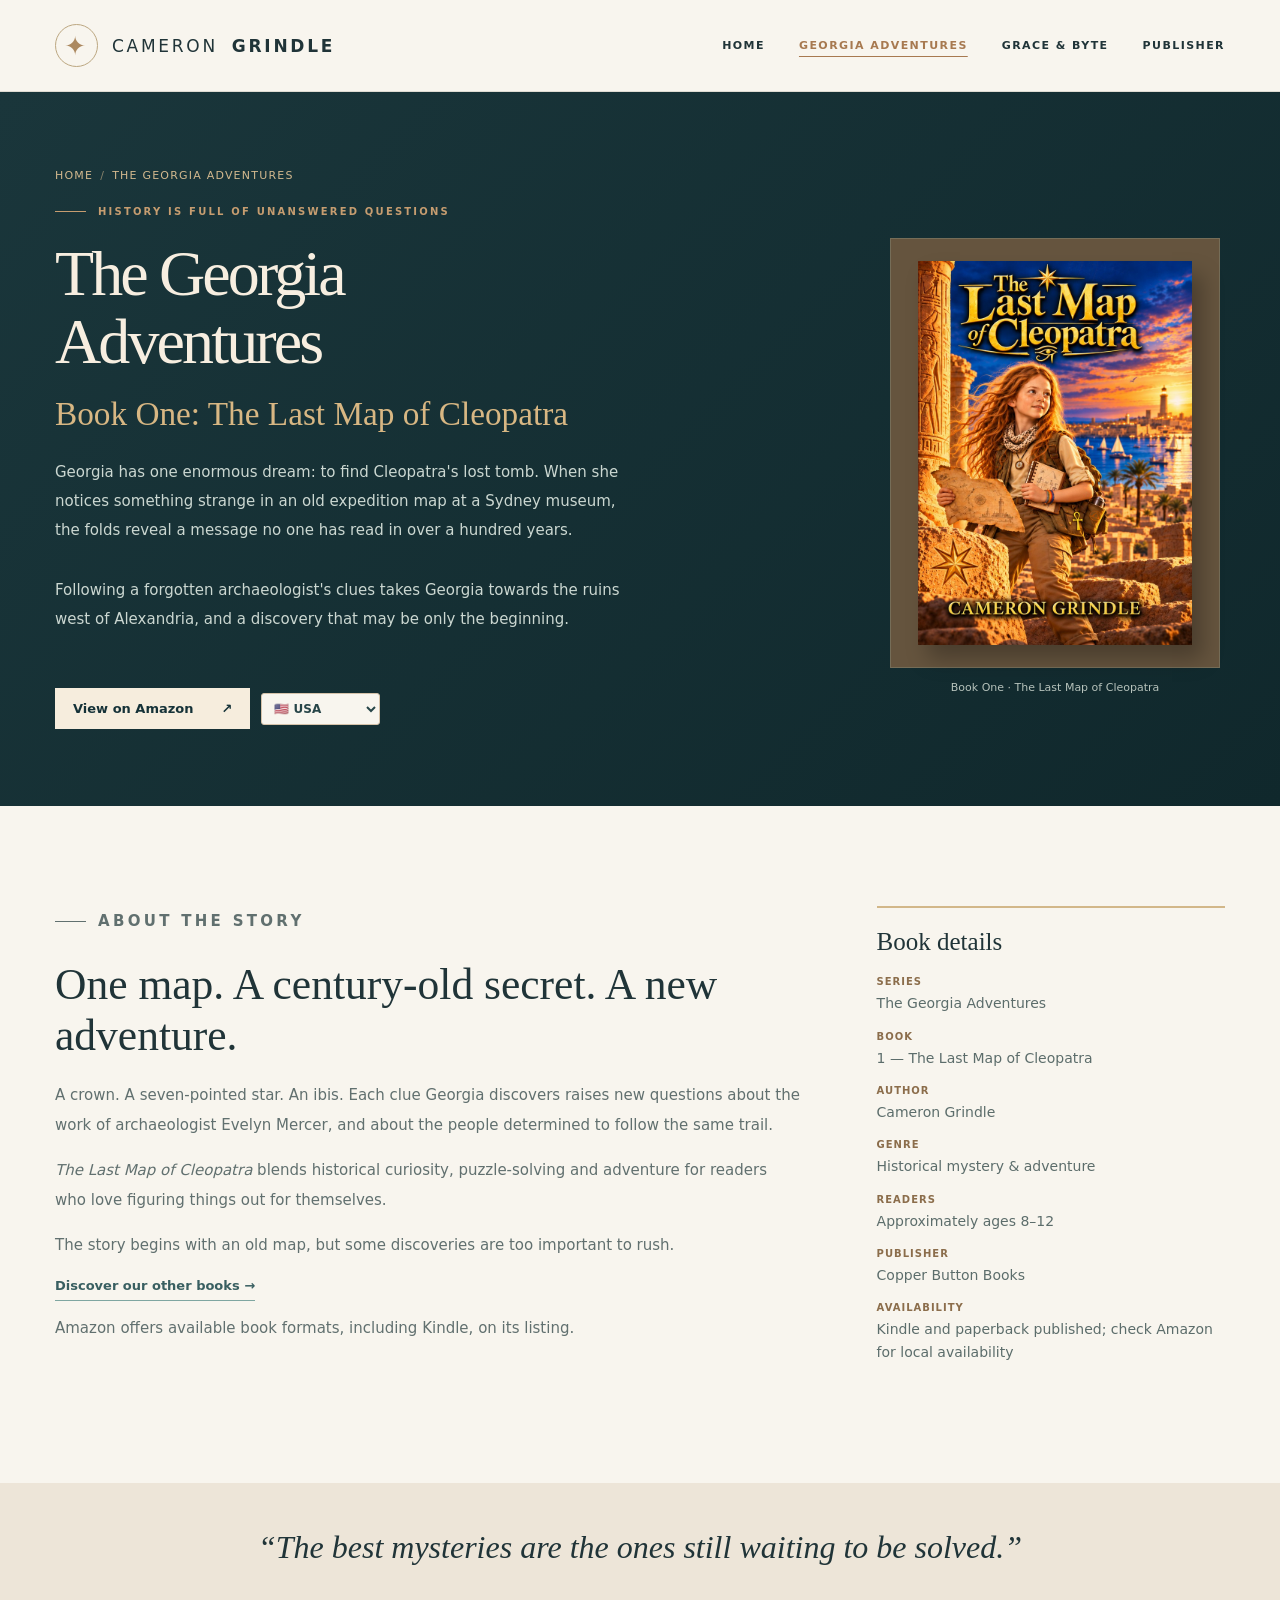
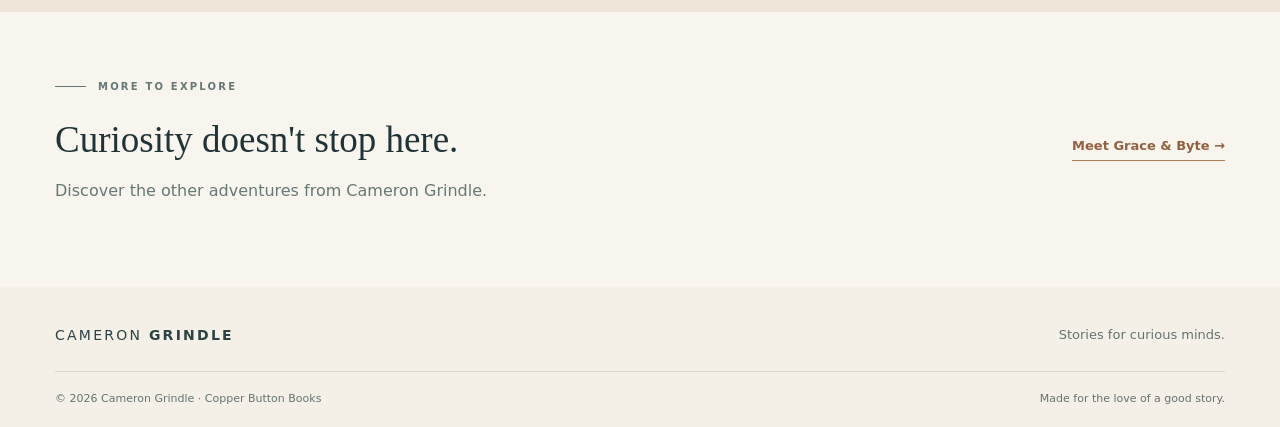
<file: georgia-adventures.html>
<!doctype html>
<html lang="en-AU">
<head>
<meta charset="utf-8">
<meta name="viewport" content="width=device-width, initial-scale=1">
<meta name="theme-color" content="#172f32">
<meta name="description" content="Discover The Georgia Adventures by Cameron Grindle. Begin with The Last Map of Cleopatra, a mystery of forgotten maps, ancient clues and the courage to explore.">
<meta property="og:type" content="website">
<meta property="og:title" content="The Georgia Adventures — Cameron Grindle">
<meta property="og:description" content="Discover The Georgia Adventures by Cameron Grindle. Begin with The Last Map of Cleopatra, a mystery of forgotten maps, ancient clues and the courage to explore.">
<title>The Georgia Adventures | Cameron Grindle</title>
<link rel="stylesheet" href="style.css">
</head><body>
<a class="skip" href="#main">Skip to content</a>
<header class="site-header"><div class="shell header"><a class="brand" href="index.html" aria-label="Cameron Grindle home"><span class="brand-mark" aria-hidden="true">✦</span>CAMERON <strong>GRINDLE</strong></a>
<nav class="nav" aria-label="Main navigation"><a href="index.html">Home</a><a href="georgia-adventures.html" aria-current="page">Georgia Adventures</a><a href="grace-and-byte.html" >Grace &amp; Byte</a><a href="index.html#publisher">Publisher</a></nav></div></header>
<main id="main"><section class="series-hero"><div class="shell"><div class="crumbs"><a href="index.html">Home</a><span>/</span>The Georgia Adventures</div><div class="series-hero-inner"><div><p class="eyebrow">History is full of unanswered questions</p><h1>The Georgia<br>Adventures</h1><h2>Book One: The Last Map of Cleopatra</h2><p>Georgia has one enormous dream: to find Cleopatra's lost tomb. When she notices something strange in an old expedition map at a Sydney museum, the folds reveal a message no one has read in over a hundred years.</p><p>Following a forgotten archaeologist's clues takes Georgia towards the ruins west of Alexandria, and a discovery that may be only the beginning.</p>
<div class="amazon-inline amazon-inline-dark">
<a class="btn" data-amazon-format="paperback" href="https://www.amazon.com.au/dp/1763934322" target="_blank" rel="noopener noreferrer">View on Amazon <span aria-hidden="true">↗</span></a>
<label for="amazon-store-georgia" class="sr-only">Choose Amazon store</label>
<select id="amazon-store-georgia" data-amazon-store aria-label="Choose Amazon marketplace"><option value="AU">🇦🇺 Australia</option><option value="US">🇺🇸 USA</option></select>
</div></div>
<figure><div class="series-art warm"><img src="The_Last_Map_of_Cleopatra_Corrected_Front_Cover_Web.jpg" alt="The Last Map of Cleopatra original published cover" onload="this.parentElement.classList.add('image-ready')" onerror="const container=this.parentElement;this.remove();container.querySelector('.fake-cover').style.display='flex'"><div class="fake-cover egypt-cover"><span class="cover-kicker">THE GEORGIA ADVENTURES · BOOK ONE</span><div class="pyramids" aria-hidden="true"></div><span class="cover-title">THE LAST MAP<br>OF <i>CLEOPATRA</i></span><span class="cover-author">CAMERON GRINDLE</span></div></div><figcaption>Book One · The Last Map of Cleopatra</figcaption></figure>
</div></div></section>
<section class="section shell series-main"><article><p class="eyebrow">About the story</p><h2>One map. A century-old secret. A new adventure.</h2><p>A crown. A seven-pointed star. An ibis. Each clue Georgia discovers raises new questions about the work of archaeologist Evelyn Mercer, and about the people determined to follow the same trail.</p><p><em>The Last Map of Cleopatra</em> blends historical curiosity, puzzle-solving and adventure for readers who love figuring things out for themselves.</p><p>The story begins with an old map, but some discoveries are too important to rush.</p><div class="card-links"><a class="action-link secondary" href="index.html#books">Discover our other books →</a></div><p class="tiny-note">Amazon offers available book formats, including Kindle, on its listing.</p></article>
<aside><h3>Book details</h3><dl><dt>Series</dt><dd>The Georgia Adventures</dd><dt>Book</dt><dd>1 — The Last Map of Cleopatra</dd><dt>Author</dt><dd>Cameron Grindle</dd><dt>Genre</dt><dd>Historical mystery &amp; adventure</dd><dt>Readers</dt><dd>Approximately ages 8–12</dd><dt>Publisher</dt><dd>Copper Button Books</dd><dt>Availability</dt><dd>Kindle and paperback published; check Amazon for local availability</dd></dl></aside></section>
<div class="series-quote">“The best mysteries are the ones still waiting to be solved.”</div>
<section class="shell next-up"><div><p class="eyebrow">More to explore</p><h2>Curiosity doesn't stop here.</h2><p>Discover the other adventures from Cameron Grindle.</p></div><a class="action-link" href="grace-and-byte.html">Meet Grace &amp; Byte →</a></section></main><footer class="footer"><div class="shell"><div class="footer-main"><a class="footer-brand" href="index.html">CAMERON <strong>GRINDLE</strong></a><span>Stories for curious minds.</span></div><div class="footer-bottom"><span>© <span id="year">2026</span> Cameron Grindle · Copper Button Books</span><span>Made for the love of a good story.</span></div></div></footer><script>document.getElementById('year').textContent=new Date().getFullYear();</script><script src="amazon-links.js" defer></script></body></html>
</file>
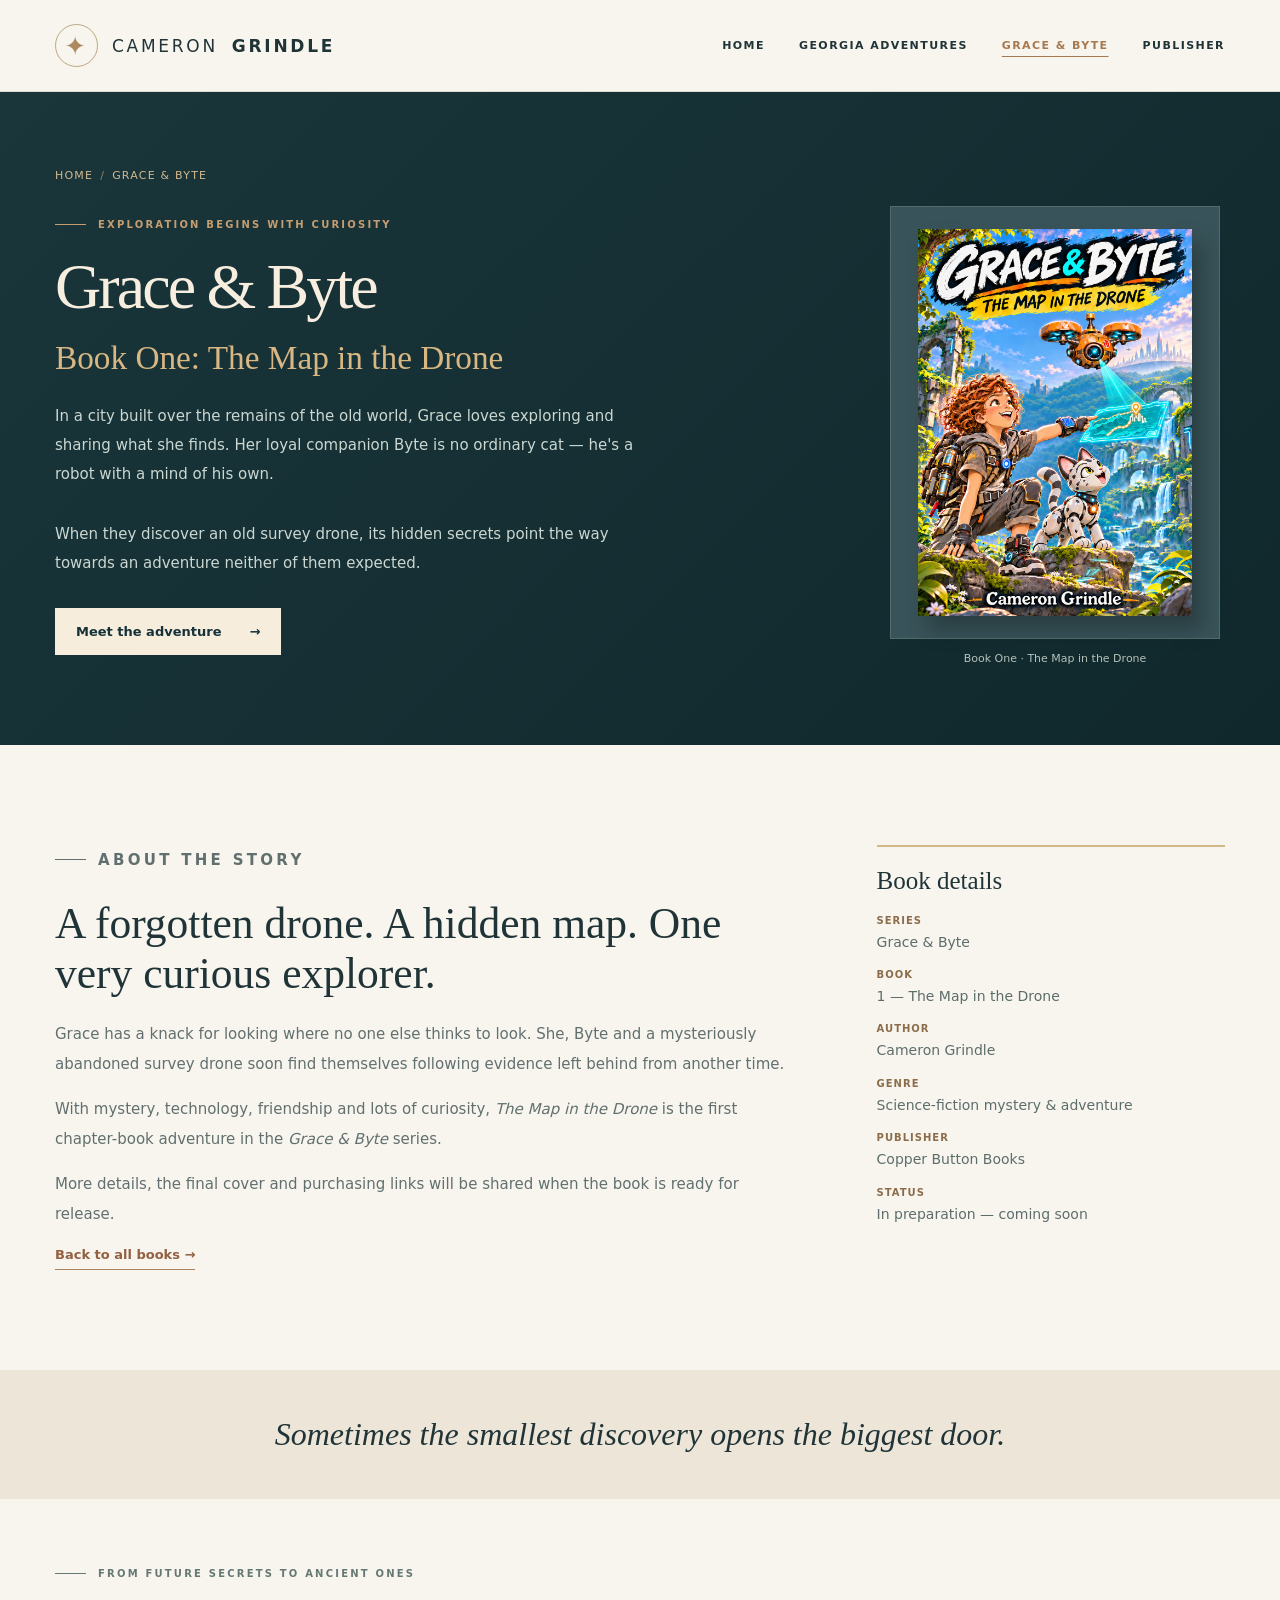
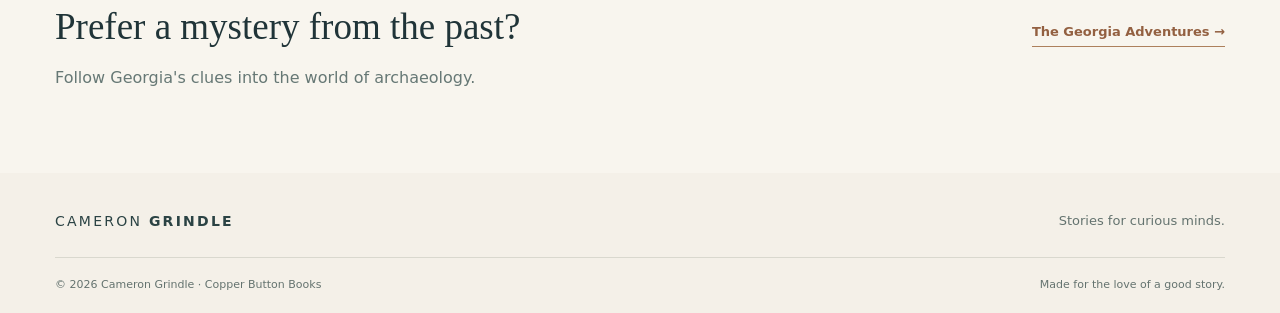
<file: grace-and-byte.html>
<!doctype html>
<html lang="en-AU">
<head>
<meta charset="utf-8">
<meta name="viewport" content="width=device-width, initial-scale=1">
<meta name="theme-color" content="#172f32">
<meta name="description" content="Discover Grace & Byte by Cameron Grindle. Begin with The Map in the Drone, a science-fiction mystery featuring a curious explorer, a robot cat and a forgotten drone.">
<meta property="og:type" content="website">
<meta property="og:title" content="Grace & Byte — Cameron Grindle">
<meta property="og:description" content="Discover Grace & Byte by Cameron Grindle. Begin with The Map in the Drone, a science-fiction mystery featuring a curious explorer, a robot cat and a forgotten drone.">
<title>Grace & Byte | Cameron Grindle</title>
<link rel="stylesheet" href="style.css">
</head><body>
<a class="skip" href="#main">Skip to content</a>
<header class="site-header"><div class="shell header"><a class="brand" href="index.html" aria-label="Cameron Grindle home"><span class="brand-mark" aria-hidden="true">✦</span>CAMERON <strong>GRINDLE</strong></a>
<nav class="nav" aria-label="Main navigation"><a href="index.html">Home</a><a href="georgia-adventures.html" >Georgia Adventures</a><a href="grace-and-byte.html" aria-current="page">Grace &amp; Byte</a><a href="index.html#publisher">Publisher</a></nav></div></header>
<main id="main"><section class="series-hero"><div class="shell"><div class="crumbs"><a href="index.html">Home</a><span>/</span>Grace &amp; Byte</div><div class="series-hero-inner"><div><p class="eyebrow">Exploration begins with curiosity</p><h1>Grace &amp; Byte</h1><h2>Book One: The Map in the Drone</h2><p>In a city built over the remains of the old world, Grace loves exploring and sharing what she finds. Her loyal companion Byte is no ordinary cat — he's a robot with a mind of his own.</p><p>When they discover an old survey drone, its hidden secrets point the way towards an adventure neither of them expected.</p><a href="#about-book" class="btn">Meet the adventure <span aria-hidden="true">→</span></a></div>
<figure><div class="series-art"><img src="grace-byte-cover.jpg" alt="Grace &amp; Byte: The Map in the Drone — illustrated front cover by Cameron Grindle" onload="this.parentElement.classList.add('image-ready')" onerror="const container=this.parentElement;this.remove();container.querySelector('.fake-cover').style.display='flex'"><div class="fake-cover future-cover"><span class="cover-kicker">GRACE &amp; BYTE · BOOK ONE</span><div class="orbit" aria-hidden="true"></div><div class="drone" aria-hidden="true"></div><span class="cover-title">THE MAP<br>IN THE <i>DRONE</i></span><span class="cover-author">CAMERON GRINDLE</span></div></div><figcaption>Book One · The Map in the Drone</figcaption></figure>
</div></div></section>
<section class="section shell series-main" id="about-book"><article><p class="eyebrow">About the story</p><h2>A forgotten drone. A hidden map. One very curious explorer.</h2><p>Grace has a knack for looking where no one else thinks to look. She, Byte and a mysteriously abandoned survey drone soon find themselves following evidence left behind from another time.</p><p>With mystery, technology, friendship and lots of curiosity, <em>The Map in the Drone</em> is the first chapter-book adventure in the <em>Grace &amp; Byte</em> series.</p><p>More details, the final cover and purchasing links will be shared when the book is ready for release.</p><a class="action-link" href="index.html#books">Back to all books →</a></article>
<aside><h3>Book details</h3><dl><dt>Series</dt><dd>Grace &amp; Byte</dd><dt>Book</dt><dd>1 — The Map in the Drone</dd><dt>Author</dt><dd>Cameron Grindle</dd><dt>Genre</dt><dd>Science-fiction mystery &amp; adventure</dd><dt>Publisher</dt><dd>Copper Button Books</dd><dt>Status</dt><dd>In preparation — coming soon</dd></dl></aside></section>
<div class="series-quote">Sometimes the smallest discovery opens the biggest door.</div>
<section class="shell next-up"><div><p class="eyebrow">From future secrets to ancient ones</p><h2>Prefer a mystery from the past?</h2><p>Follow Georgia's clues into the world of archaeology.</p></div><a class="action-link" href="georgia-adventures.html">The Georgia Adventures →</a></section></main><footer class="footer"><div class="shell"><div class="footer-main"><a class="footer-brand" href="index.html">CAMERON <strong>GRINDLE</strong></a><span>Stories for curious minds.</span></div><div class="footer-bottom"><span>© <span id="year">2026</span> Cameron Grindle · Copper Button Books</span><span>Made for the love of a good story.</span></div></div></footer><script>document.getElementById('year').textContent=new Date().getFullYear();</script></body></html>
</file>
<file: style.css>
:root{--ink:#203438;--teal:#172f32;--teal2:#24464a;--gold:#d8b783;--paper:#f8f5ee;--cream:#efebe2;--muted:#697876;--line:#dedbd2;--serif:Georgia,'Times New Roman',serif}
*{box-sizing:border-box}
html{scroll-behavior:smooth}
body{margin:0;background:var(--paper);color:var(--ink);font-family:system-ui,-apple-system,BlinkMacSystemFont,'Segoe UI',Arial,sans-serif}
a{color:inherit;text-decoration:none}
a:focus-visible{outline:3px solid #ba8449;outline-offset:5px}
.shell{width:min(1170px,calc(100% - 64px));margin:auto}
.skip{position:absolute;top:-100px;left:20px;padding:12px;background:white;z-index:50}.skip:focus{top:10px}
.site-header{background:var(--paper);border-bottom:1px solid var(--line)}
.header{min-height:91px;display:flex;align-items:center;justify-content:space-between;gap:20px}
.brand{font-size:17px;letter-spacing:.16em;display:inline-flex;align-items:center;gap:14px;white-space:nowrap;font-weight:400}
.brand strong{font-weight:850}.brand-mark{display:grid;place-items:center;border:1px solid #bca781;border-radius:50%;height:43px;width:43px;color:#ac8960;font-size:26px}
.nav{display:flex;align-items:center;gap:34px;text-transform:uppercase;font-size:11px;letter-spacing:.13em;font-weight:700}
.nav a:hover,.footer a:hover{text-decoration:underline;text-underline-offset:5px}
.hero{background:radial-gradient(circle at 78% 47%,#355356 0%,transparent 43%),linear-gradient(145deg,#1a3439,#102529);color:#f7eee0;overflow:hidden}
.hero-inner{display:grid;grid-template-columns:1.05fr 1fr;gap:60px;min-height:560px;align-items:center;padding:80px 0 65px}
.eyebrow{font-size:10px;letter-spacing:.22em;text-transform:uppercase;font-weight:780;color:#c69d70;display:flex;align-items:center;gap:12px;margin:0 0 23px}
.eyebrow:before{content:'';width:31px;height:1px;background:currentColor}
.hero h1{font:normal clamp(45px,5.3vw,78px)/1.08 var(--serif);letter-spacing:-.045em;max-width:690px;margin:0 0 28px}
.hero h1 em{color:var(--gold)}
.hero p.lead{font-size:16px;line-height:1.9;color:#bfcfcb;max-width:460px;margin:0 0 31px}
.btn{display:inline-flex;align-items:center;gap:28px;padding:16px 21px;background:#f6eddd;color:#153238;font-size:13px;font-weight:760}
.btn:hover{background:#e9d7bb}
.hero-art{border:1px solid #ffffff2b;aspect-ratio:1/1;max-height:470px;position:relative;display:grid;place-items:center;background:linear-gradient(130deg,#3b595429,transparent 60%);overflow:hidden}
.hero-art:before,.hero-art:after{content:'';position:absolute;inset:17px;border:1px solid #ffffff16;pointer-events:none}
.hero-art:after{inset:40px;border:1px dashed #dcb78025;border-radius:50%}
.hero-art svg{width:95%;max-height:95%;filter:drop-shadow(0 8px 15px #031c2255)}
.hero-art small{position:absolute;bottom:24px;left:12px;right:12px;text-align:center;letter-spacing:.19em;color:#dec29b;font-size:9px;font-weight:650}
.hero-tags{border-top:1px solid #ffffff21;padding:20px 0;text-align:center;font-size:10px;color:#a4b9b3;letter-spacing:.15em;font-weight:700}
.hero-tags span{color:#d8b783;padding:0 23px}
.section{padding:100px 0}
.section-top{display:flex;align-items:end;justify-content:space-between;gap:45px;margin-bottom:38px}
.section-top h2,.about-copy h2{font:normal clamp(37px,3.9vw,55px)/1.13 var(--serif);letter-spacing:-.04em;margin:0}
.section-top>p{max-width:300px;font-size:14px;line-height:1.8;color:var(--muted)}
.books{display:grid;grid-template-columns:1fr 1fr;gap:25px}
.book{background:#fff;border:1px solid var(--line);min-width:0}
.book-display{height:393px;display:grid;place-items:center;position:relative;overflow:hidden}
.book-display:before,.book-display:after{content:'';position:absolute;width:340px;height:340px;border:1px solid #ffffff80;border-radius:50%}
.book-display:after{width:480px;height:480px}
.egypt-bg{background:#e2d1b6}.future-bg{background:#cde0dd}
.fake-cover{height:300px;width:213px;z-index:1;display:flex;flex-direction:column;justify-content:space-between;align-items:center;padding:23px 16px 25px;text-align:center;color:#f7ecdd;box-shadow:14px 19px 32px #0003;transform:rotate(-4deg);position:relative;overflow:hidden;border:4px solid #ffffff24}
.egypt-cover{background:linear-gradient(165deg,#263a37,#b18560 65%,#3f4e43)}
.future-cover{background:linear-gradient(155deg,#153946,#426e78 60%,#143744);transform:rotate(4deg)}
.fake-cover>span{z-index:2}
.cover-kicker{font-size:8px;letter-spacing:.15em;line-height:1.5;font-weight:650}
.cover-title{font:700 24px/1.12 var(--serif);text-shadow:0 2px 8px #0006}
.cover-author{font-size:10px;letter-spacing:.15em;font-weight:760}
.pyramids{position:absolute;left:-24px;right:-24px;top:83px;height:150px;background:linear-gradient(140deg,transparent 40%,#e5c38a50 40%)}
.pyramids:after{content:'';position:absolute;bottom:-18px;left:33px;border-left:100px solid transparent;border-right:100px solid transparent;border-bottom:155px solid #ac7f56}
.orbit{position:absolute;border-radius:50%;width:170px;height:170px;border:1px solid #cbebd677;left:20px;top:59px}
.orbit:before{content:'';position:absolute;inset:23px;border:1px solid #cbebd677;border-radius:50%}
.drone{position:absolute;top:128px;left:73px;width:65px;height:65px;border-radius:50%;background:#385965;border:4px solid #9fcbc6;box-shadow:0 0 0 23px #7ca9a31f}
.drone:after{content:'';position:absolute;inset:13px;border-radius:50%;background:#a2ded4;box-shadow:0 0 20px #78cec3}
.notice{position:absolute;bottom:11px;font-size:9px;z-index:2;color:#4a5954b3;letter-spacing:.025em}
.book-body{padding:34px 34px 38px;min-height:305px}
.book-meta{display:flex;align-items:center;justify-content:space-between;gap:12px;font-size:10px;font-weight:800;letter-spacing:.12em;color:#9b7454}
.pill{background:#f1e4d2;color:#805c38;padding:8px;font-size:9px;letter-spacing:.06em}
.pill.green{background:#e4f0eb;color:#47736d}
.book-body h3{font:normal 36px/1.15 var(--serif);margin:23px 0 5px}
.book-body h4{font-size:13px;color:#9f7253;margin:0 0 20px}
.book-body p{font-size:14px;line-height:1.85;color:var(--muted);margin:0 0 24px}
.action-link{display:inline-block;border-bottom:1px solid #ad805c;color:#936041;font-weight:750;font-size:13px;padding:0 0 7px}
.action-link:hover{color:#5e3d27}
.up-next{font-size:13px;font-weight:650;color:#557b72}
.pullquote{background:#efe7db;text-align:center;padding:47px 20px;font:normal clamp(24px,3vw,35px) var(--serif)}
.pullquote em{color:#b17e56}
.about{display:grid;grid-template-columns:300px 1fr;gap:105px;align-items:center}
.seal{height:280px;width:280px;border:1px solid #cfb99b;border-radius:50%;display:grid;place-items:center;background:#f4ede1;position:relative}
.seal:after{content:'';inset:19px;position:absolute;border:1px dashed #cfb99b;border-radius:50%}
.seal span{font:normal 96px var(--serif);letter-spacing:-.1em;position:relative;z-index:1;padding-right:10px}
.about-copy p:not(.eyebrow){color:var(--muted);line-height:2;font-size:15px}
.about-copy h2{margin:0 0 25px}
.publisher{background:var(--teal);color:#f7eee0;padding:72px 0}
.publisher-inner{display:flex;justify-content:space-between;gap:40px;align-items:center}
.publisher h2{font:normal clamp(34px,4vw,55px)/1.15 var(--serif);margin:0;letter-spacing:-.03em}
.publisher h2 em{color:#e0be94}
.publisher-inner>p{max-width:330px;color:#c2d0ca;font-size:14px;line-height:1.9}
.footer{background:#f4f0e8;padding:40px 0 22px;font-size:13px;color:#64736f}
.footer-main{display:flex;justify-content:space-between;gap:25px;align-items:center;padding-bottom:28px}
.footer-brand{font-size:14px;color:#2b4344;letter-spacing:.16em}
.footer-bottom{border-top:1px solid #d9d8ce;padding-top:20px;display:flex;justify-content:space-between;font-size:11px}
@media(max-width:900px){.hero-inner{gap:22px}.hero-art{max-height:350px}.about{gap:45px;grid-template-columns:240px 1fr}.seal{width:230px;height:230px}.book-body{padding:27px}.book-body h3{font-size:31px}}
@media(max-width:700px){.shell{width:min(100% - 36px,1170px)}.header{flex-direction:column;align-items:flex-start;padding:15px 0;gap:14px}.nav{gap:23px;flex-wrap:wrap;font-size:10px}.hero-inner{grid-template-columns:1fr;padding:60px 0 38px}.hero h1{font-size:clamp(46px,10vw,63px)}.hero-art{width:min(100%,400px);justify-self:center}.hero-tags{line-height:2.5;font-size:9px}.hero-tags span{padding:0 9px}.section{padding:65px 0}.section-top{display:block}.section-top>p{max-width:480px}.books{grid-template-columns:1fr}.book-display{height:350px}.book-body{min-height:0}.about{grid-template-columns:1fr;gap:30px}.seal{grid-row:2;justify-self:center}.publisher-inner{display:block}.publisher-inner>p{margin-top:25px}.footer-main,.footer-bottom{align-items:flex-start;flex-direction:column;gap:12px}}
@media(prefers-reduced-motion:reduce){html{scroll-behavior:auto}}

/* V2: shared series pages and approved artwork support */
.nav a[aria-current="page"]{color:#a77950;text-decoration:underline;text-underline-offset:7px}
.book-display .real-book-image{display:block;position:relative;z-index:3;height:340px;width:auto;max-width:80%;object-fit:contain;box-shadow:14px 19px 30px #0003}
.book-display.image-ready .fake-cover{display:none}
.book-display.image-ready:not(.preview-display) .notice{display:none}
.book-display.preview-display .real-book-image{height:365px;max-width:90%;box-shadow:10px 12px 23px #0002}
.book-display.preview-display .notice{z-index:4;background:#ffffffdf;padding:5px 8px;bottom:8px;border-radius:2px}
.book-body .card-links{display:flex;align-items:center;flex-wrap:wrap;gap:18px}
.action-link.secondary{color:#395f61;border-color:#7fa6a1}
.series-hero{background:linear-gradient(135deg,#1a363b,#10282c);color:#f7eee0;padding:77px 0}
.series-hero .series-hero-inner{display:grid;grid-template-columns:minmax(0,1fr) 340px;gap:64px;align-items:center}
.series-hero h1{font:normal clamp(42px,5vw,72px)/1.07 var(--serif);letter-spacing:-.045em;margin:0 0 17px}
.series-hero h2{font:normal clamp(21px,2.6vw,34px)/1.2 var(--serif);color:#d8b783;margin:0 0 24px}
.series-hero p:not(.eyebrow){color:#cbd7d1;max-width:585px;line-height:1.95;font-size:15px;margin-bottom:30px}
.series-hero figure{margin:0;justify-self:center;text-align:center;max-width:330px}
.series-hero .series-art{background:#385359;padding:22px 27px;min-height:330px;display:grid;place-items:center;border:1px solid #a4b7a73e}
.series-hero .series-art.warm{background:#65543e}
.series-hero .series-art img{display:block;width:auto;max-width:100%;height:auto;max-height:425px;box-shadow:10px 14px 20px #0004}
.series-hero .series-art .fake-cover{height:280px;width:198px}
.series-hero .series-art.image-ready .fake-cover{display:none}
.series-hero .series-art.image-ready img{display:block}
.series-hero figcaption{color:#b6c2bb;font-size:11px;margin-top:12px;line-height:1.5}
.crumbs{font-size:11px;letter-spacing:.11em;text-transform:uppercase;color:#d2b88e;margin-bottom:24px}
.crumbs a:hover{text-decoration:underline}
.crumbs span{padding:0 7px;opacity:.6}
.series-main{display:grid;grid-template-columns:1.5fr .7fr;gap:75px}
.series-main h2{font:normal clamp(34px,3.4vw,46px)/1.16 var(--serif);margin:10px 0 20px}
.series-main p{font-size:15px;line-height:2;color:#61706f}
.series-main aside{border-top:2px solid #d2b789;padding:20px 0;align-self:start}
.series-main aside h3{font:normal 25px var(--serif);margin:0 0 20px}
.series-main aside dl{margin:0}
.series-main aside dt{font-weight:800;font-size:10px;letter-spacing:.1em;text-transform:uppercase;margin-top:16px;color:#8b6d4b}
.series-main aside dd{margin:5px 0 0;font-size:14px;color:#5c6d6b;line-height:1.6}
.series-quote{background:#ede5d8;text-align:center;padding:43px 18px;font:italic normal clamp(22px,2.6vw,32px)/1.35 var(--serif)}
.next-up{padding:66px 0;display:grid;grid-template-columns:1fr auto;gap:30px;align-items:center}
.next-up h2{font:normal 37px var(--serif);margin:0}
.next-up p{line-height:1.7;color:#667875}
.tiny-note{color:#94a39c;font-size:11px;margin-top:12px}
@media(max-width:900px){.series-hero .series-hero-inner{grid-template-columns:minmax(0,1fr) 270px;gap:24px}.series-main{gap:35px}}
@media(max-width:700px){.book-display .real-book-image{height:307px}.book-display.preview-display .real-book-image{height:325px}.series-hero{padding:43px 0}.series-hero .series-hero-inner{grid-template-columns:1fr;gap:27px}.series-hero figure{width:min(100%,330px)}.series-hero .series-art{min-height:0}.series-main{grid-template-columns:1fr}.next-up{grid-template-columns:1fr}}

/* Covers load visibly; fallback artwork appears only if the image fails. */
.book-display .fake-cover,.book-display .notice{display:none}
.series-hero .series-art .fake-cover{display:none}


/* Compact paperback listing link + marketplace control. Amazon listing offers formats. */
.sr-only{position:absolute!important;width:1px;height:1px;padding:0;margin:-1px;overflow:hidden;clip:rect(0,0,0,0);white-space:nowrap;border:0}
.amazon-inline{display:inline-flex;align-items:center;gap:11px;flex-wrap:wrap}
.amazon-inline select{background:#fff;color:#274548;border:1px solid #d5c2a9;border-radius:3px;padding:7px 8px;font:600 12px system-ui,-apple-system,'Segoe UI',sans-serif;max-width:100%;cursor:pointer}
.amazon-inline select:focus-visible{outline:3px solid #ad8553;outline-offset:3px}
.book-body .card-links{gap:19px;row-gap:12px}
.amazon-inline-dark{margin-top:24px}
.amazon-inline-dark select{background:#f8f5ee}
.amazon-inline-dark .btn{padding:13px 18px}
.book-display{height:438px}
.book-display .real-book-image{height:397px;max-width:88%}
.book-body{padding-bottom:28px;min-height:285px}
.book-body p{margin-bottom:18px}
@media(max-width:700px){
 .book-display{height:385px}
 .book-display .real-book-image{height:345px;max-width:88%}
 .book-body{padding-bottom:27px}
 .book-body .card-links{gap:16px}
}
@media(max-width:390px){
 .book-display{height:335px}
 .book-display .real-book-image{height:302px}
}
</file>
